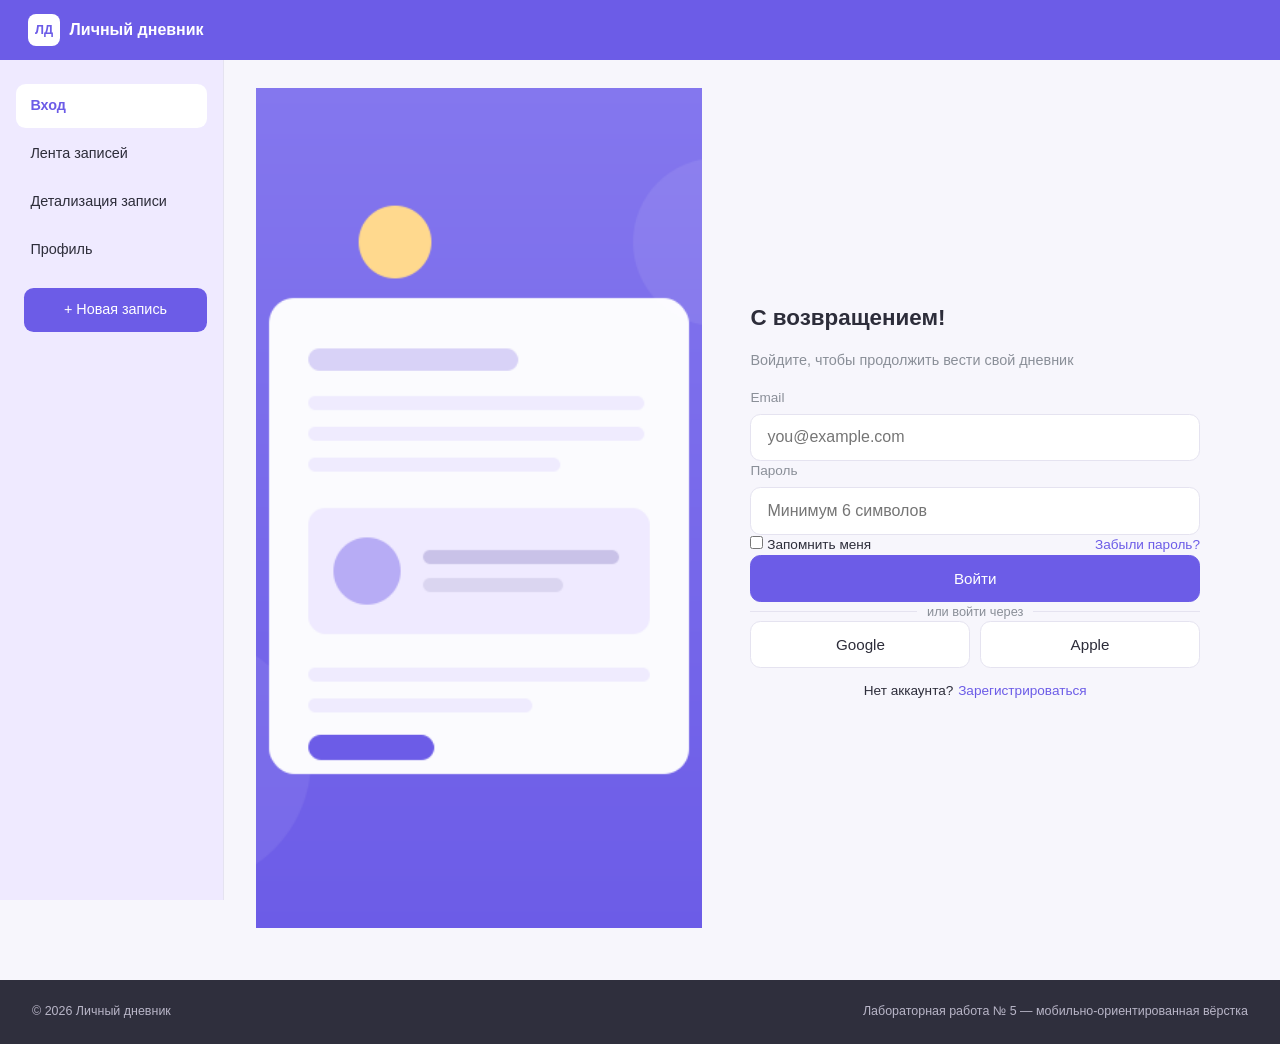
<file: index.html>
<!DOCTYPE html>
<html lang="ru">
<head>
<meta charset="UTF-8">
<meta name="viewport" content="width=device-width, initial-scale=1.0, maximum-scale=1.0, user-scalable=no">
<title>Личный дневник — Вход</title>
<meta name="description" content="Личный дневник — мобильно-ориентированное веб-приложение для ведения записей, отслеживания настроения и просмотра личной статистики.">
<link rel="stylesheet" href="normalize.min.css">
<link rel="stylesheet" href="style.min.css">
</head>
<body>

<header class="site-header">
  <div class="brand">
    <span class="brand__mark">ЛД</span>
    <span>Личный дневник</span>
  </div>
  <button class="burger" type="button" aria-label="Открыть меню" aria-expanded="false">
    <span></span><span></span><span></span>
  </button>
</header>

<div class="layout">

  <nav class="nav" aria-label="Основная навигация">
    <a href="index.html">Вход</a>
    <a href="entries.html">Лента записей</a>
    <a href="entry.html">Детализация записи</a>
    <a href="profile.html">Профиль</a>
    <a href="entries.html" class="nav__cta">+ Новая запись</a>
  </nav>

  <main class="content">
    <section class="auth">

      <div class="auth__hero">
        <img src="hero-auth.png" alt="Иллюстрация: экран личного дневника с записями">
      </div>

      <div class="auth__body">
        <h1>С возвращением!</h1>
        <p class="lead">Войдите, чтобы продолжить вести свой дневник</p>

        <form class="auth-form" novalidate>
          <div class="form-msg" role="status" aria-live="polite"></div>

          <div class="field">
            <label for="email">Email</label>
            <input type="email" id="email" name="email" placeholder="you@example.com" autocomplete="email">
            <small class="error">Введите корректный email-адрес</small>
          </div>

          <div class="field">
            <label for="password">Пароль</label>
            <input type="password" id="password" name="password" placeholder="Минимум 6 символов" autocomplete="current-password">
            <small class="error">Пароль должен быть не короче 6 символов</small>
          </div>

          <div class="form-foot">
            <label><input type="checkbox" name="remember"> Запомнить меня</label>
            <a href="#">Забыли пароль?</a>
          </div>

          <button type="submit" class="btn btn--primary">Войти</button>

          <div class="divider">или войти через</div>

          <div class="social-row">
            <button type="button" class="btn">Google</button>
            <button type="button" class="btn">Apple</button>
          </div>

          <p class="form-foot" style="justify-content:center; gap:.3rem;">
            Нет аккаунта? <a href="#">Зарегистрироваться</a>
          </p>
        </form>
      </div>

    </section>
  </main>
</div>

<footer class="site-footer">
  <span>&copy; 2026 Личный дневник</span>
  <span>Лабораторная работа №&nbsp;5 — мобильно-ориентированная вёрстка</span>
</footer>

<script src="script.min.js"></script>
</body>
</html>
</file>
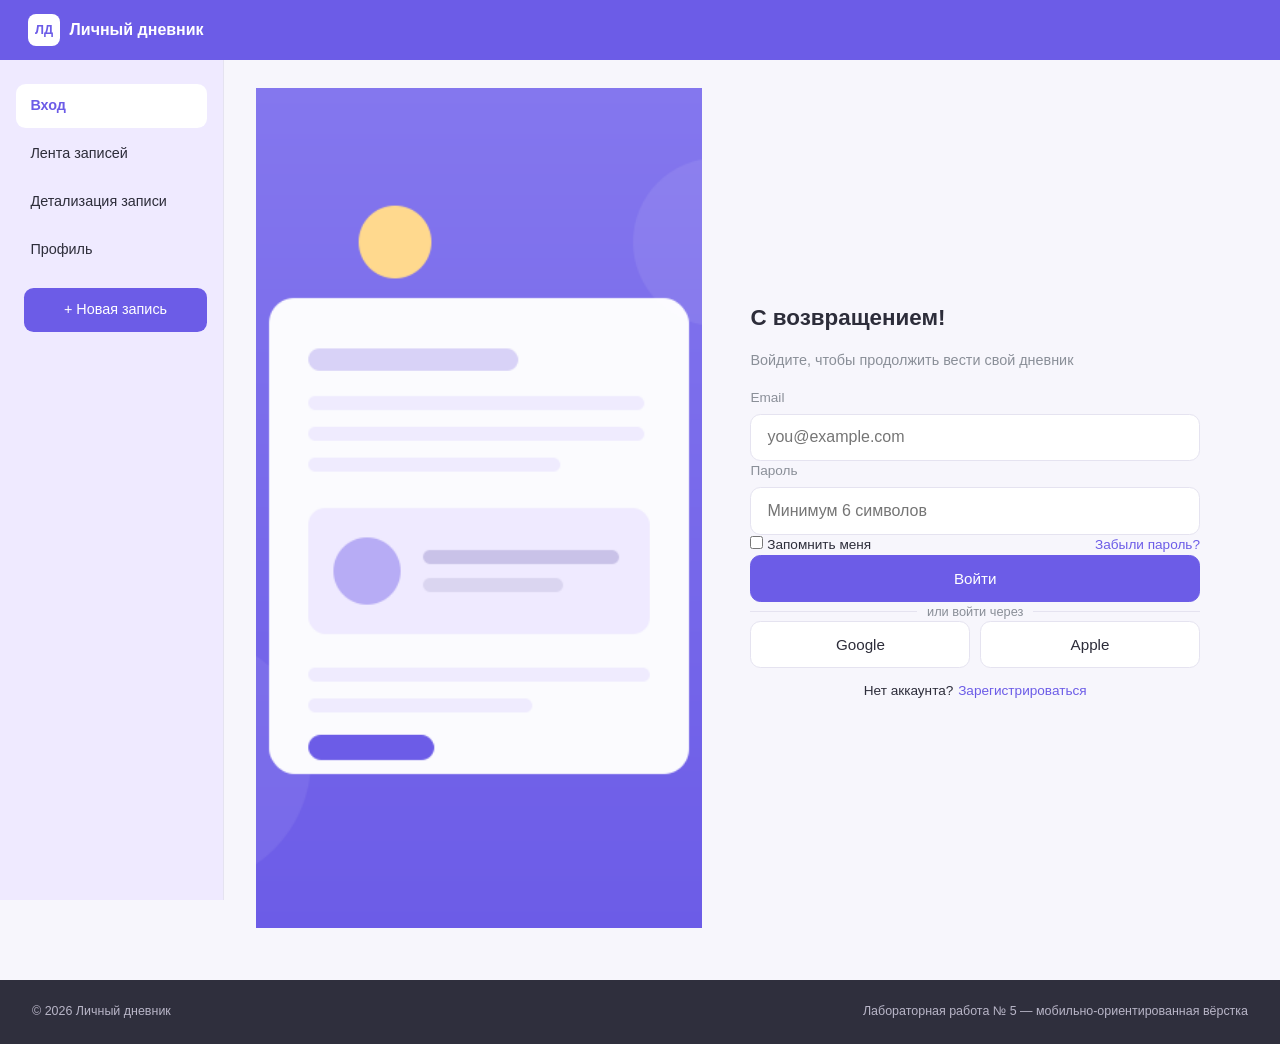
<file: ЛР5_Web/index.html>
<!DOCTYPE html>
<html lang="ru">
<head>
<meta charset="UTF-8">
<meta name="viewport" content="width=device-width, initial-scale=1.0, maximum-scale=1.0, user-scalable=no">
<title>Личный дневник — Вход</title>
<meta name="description" content="Личный дневник — мобильно-ориентированное веб-приложение для ведения записей, отслеживания настроения и просмотра личной статистики.">
<link rel="stylesheet" href="css/normalize.min.css">
<link rel="stylesheet" href="css/style.min.css">
</head>
<body>

<header class="site-header">
  <div class="brand">
    <span class="brand__mark">ЛД</span>
    <span>Личный дневник</span>
  </div>
  <button class="burger" type="button" aria-label="Открыть меню" aria-expanded="false">
    <span></span><span></span><span></span>
  </button>
</header>

<div class="layout">

  <nav class="nav" aria-label="Основная навигация">
    <a href="index.html">Вход</a>
    <a href="entries.html">Лента записей</a>
    <a href="entry.html">Детализация записи</a>
    <a href="profile.html">Профиль</a>
    <a href="entries.html" class="nav__cta">+ Новая запись</a>
  </nav>

  <main class="content">
    <section class="auth">

      <div class="auth__hero">
        <img src="assets/img/hero-auth.png" alt="Иллюстрация: экран личного дневника с записями">
      </div>

      <div class="auth__body">
        <h1>С возвращением!</h1>
        <p class="lead">Войдите, чтобы продолжить вести свой дневник</p>

        <form class="auth-form" novalidate>
          <div class="form-msg" role="status" aria-live="polite"></div>

          <div class="field">
            <label for="email">Email</label>
            <input type="email" id="email" name="email" placeholder="you@example.com" autocomplete="email">
            <small class="error">Введите корректный email-адрес</small>
          </div>

          <div class="field">
            <label for="password">Пароль</label>
            <input type="password" id="password" name="password" placeholder="Минимум 6 символов" autocomplete="current-password">
            <small class="error">Пароль должен быть не короче 6 символов</small>
          </div>

          <div class="form-foot">
            <label><input type="checkbox" name="remember"> Запомнить меня</label>
            <a href="#">Забыли пароль?</a>
          </div>

          <button type="submit" class="btn btn--primary">Войти</button>

          <div class="divider">или войти через</div>

          <div class="social-row">
            <button type="button" class="btn">Google</button>
            <button type="button" class="btn">Apple</button>
          </div>

          <p class="form-foot" style="justify-content:center; gap:.3rem;">
            Нет аккаунта? <a href="#">Зарегистрироваться</a>
          </p>
        </form>
      </div>

    </section>
  </main>
</div>

<footer class="site-footer">
  <span>&copy; 2026 Личный дневник</span>
  <span>Лабораторная работа №&nbsp;5 — мобильно-ориентированная вёрстка</span>
</footer>

<script src="js/script.min.js"></script>
</body>
</html>
</file>
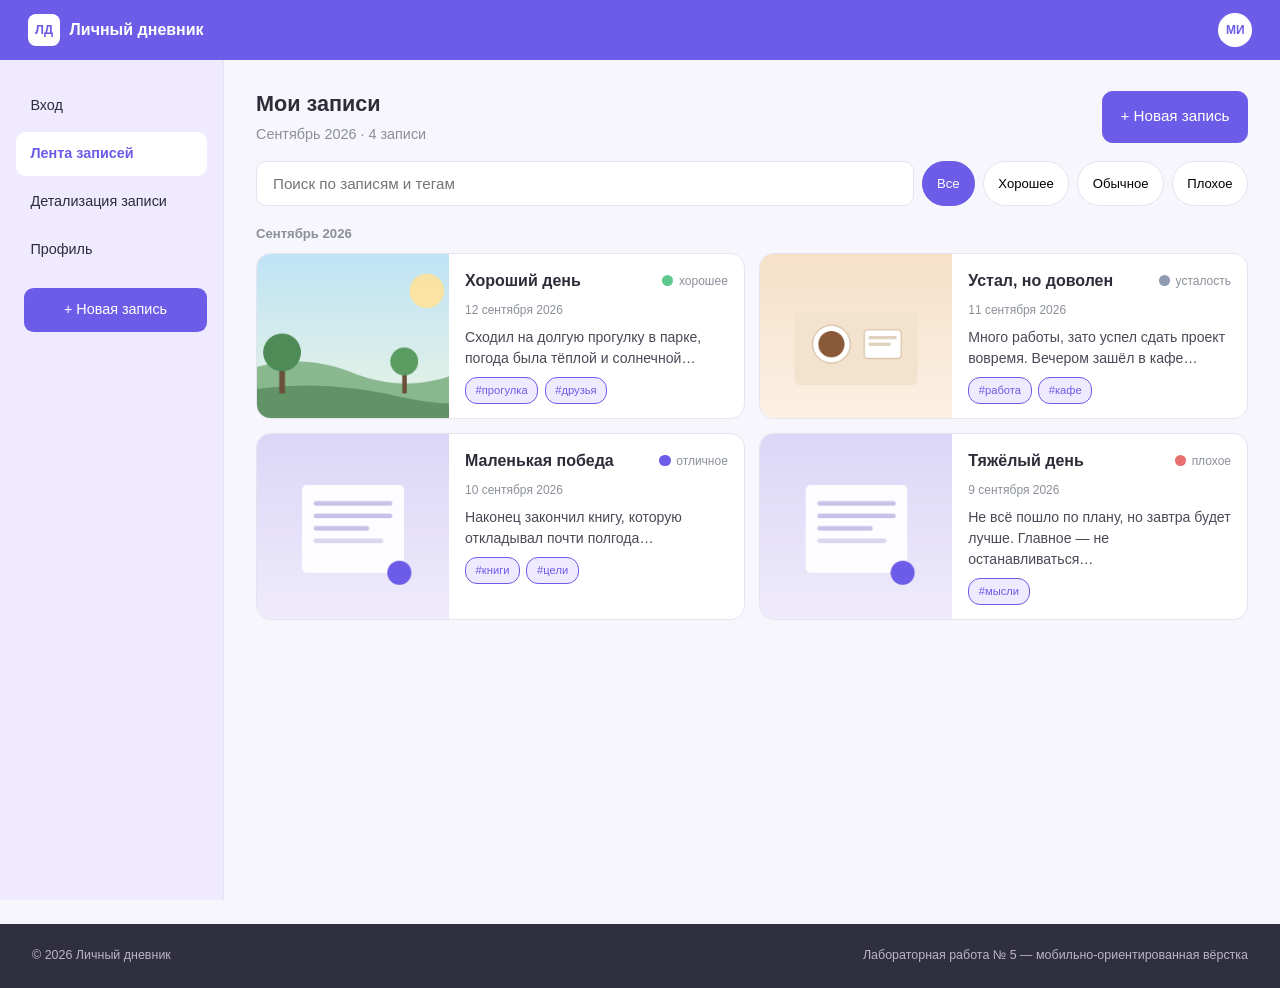
<file: entries.html>
<!DOCTYPE html>
<html lang="ru">
<head>
<meta charset="UTF-8">
<meta name="viewport" content="width=device-width, initial-scale=1.0, maximum-scale=1.0, user-scalable=no">
<title>Личный дневник — Мои записи</title>
<meta name="description" content="Лента записей личного дневника с фильтром по настроению и поиском.">
<link rel="stylesheet" href="normalize.min.css">
<link rel="stylesheet" href="style.min.css">
</head>
<body>

<header class="site-header">
  <div class="brand">
    <span class="brand__mark">ЛД</span>
    <span>Личный дневник</span>
  </div>
  <div class="header__right">
    <div class="avatar">МИ</div>
    <button class="burger" type="button" aria-label="Открыть меню" aria-expanded="false">
      <span></span><span></span><span></span>
    </button>
  </div>
</header>

<div class="layout">

  <nav class="nav" aria-label="Основная навигация">
    <a href="index.html">Вход</a>
    <a href="entries.html" class="active">Лента записей</a>
    <a href="entry.html">Детализация записи</a>
    <a href="profile.html">Профиль</a>
    <a href="entries.html" class="nav__cta">+ Новая запись</a>
  </nav>

  <main class="content">

    <div class="page-head">
      <div>
        <h1>Мои записи</h1>
        <p>Сентябрь 2026 · 4 записи</p>
      </div>
      <a href="entry.html" class="btn btn--primary btn--auto-tablet">+ Новая запись</a>
    </div>

    <section class="filters" aria-label="Фильтры записей">
      <input type="search" placeholder="Поиск по записям и тегам" aria-label="Поиск">
      <button class="chip active" data-mood="all">Все</button>
      <button class="chip" data-mood="good">Хорошее</button>
      <button class="chip" data-mood="tired">Обычное</button>
      <button class="chip" data-mood="bad">Плохое</button>
    </section>

    <p class="month-label">Сентябрь 2026</p>

    <section class="feed" aria-label="Список записей">

      <article class="entry-card" data-mood="good">
        <div class="entry-card__media">
          <img src="entry-park.png" alt="Прогулка в парке">
        </div>
        <div class="entry-card__body">
          <div class="entry-card__head">
            <h2 class="entry-card__title">Хороший день</h2>
            <span class="mood"><span class="dot dot--good"></span>хорошее</span>
          </div>
          <p class="entry-card__date">12 сентября 2026</p>
          <p class="entry-card__text">Сходил на долгую прогулку в парке, погода была тёплой и солнечной…</p>
          <div class="tags"><span class="tag">#прогулка</span><span class="tag">#друзья</span></div>
        </div>
      </article>

      <article class="entry-card" data-mood="tired">
        <div class="entry-card__media">
          <img src="entry-cafe.png" alt="Вечер в кафе">
        </div>
        <div class="entry-card__body">
          <div class="entry-card__head">
            <h2 class="entry-card__title">Устал, но доволен</h2>
            <span class="mood"><span class="dot dot--tired"></span>усталость</span>
          </div>
          <p class="entry-card__date">11 сентября 2026</p>
          <p class="entry-card__text">Много работы, зато успел сдать проект вовремя. Вечером зашёл в кафе…</p>
          <div class="tags"><span class="tag">#работа</span><span class="tag">#кафе</span></div>
        </div>
      </article>

      <article class="entry-card" data-mood="good">
        <div class="entry-card__media">
          <img src="entry-note.png" alt="Запись дневника">
        </div>
        <div class="entry-card__body">
          <div class="entry-card__head">
            <h2 class="entry-card__title">Маленькая победа</h2>
            <span class="mood"><span class="dot dot--great"></span>отличное</span>
          </div>
          <p class="entry-card__date">10 сентября 2026</p>
          <p class="entry-card__text">Наконец закончил книгу, которую откладывал почти полгода…</p>
          <div class="tags"><span class="tag">#книги</span><span class="tag">#цели</span></div>
        </div>
      </article>

      <article class="entry-card" data-mood="bad">
        <div class="entry-card__media">
          <img src="entry-note.png" alt="Запись дневника">
        </div>
        <div class="entry-card__body">
          <div class="entry-card__head">
            <h2 class="entry-card__title">Тяжёлый день</h2>
            <span class="mood"><span class="dot dot--bad"></span>плохое</span>
          </div>
          <p class="entry-card__date">9 сентября 2026</p>
          <p class="entry-card__text">Не всё пошло по плану, но завтра будет лучше. Главное — не останавливаться…</p>
          <div class="tags"><span class="tag">#мысли</span></div>
        </div>
      </article>

    </section>

  </main>
</div>

<footer class="site-footer">
  <span>&copy; 2026 Личный дневник</span>
  <span>Лабораторная работа №&nbsp;5 — мобильно-ориентированная вёрстка</span>
</footer>

<script src="script.min.js"></script>
</body>
</html>
</file>
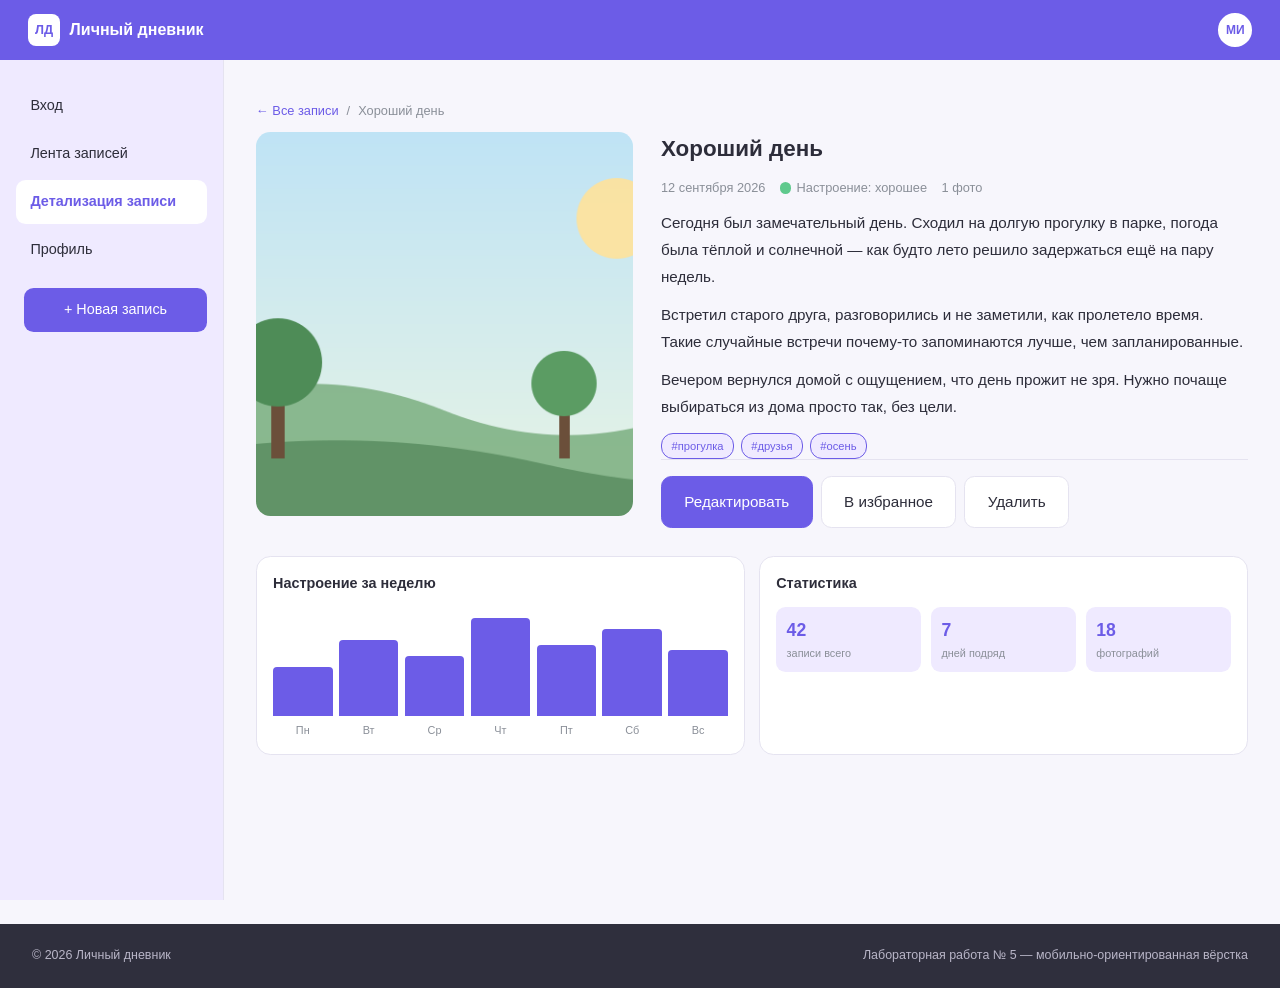
<file: entry.html>
<!DOCTYPE html>
<html lang="ru">
<head>
<meta charset="UTF-8">
<meta name="viewport" content="width=device-width, initial-scale=1.0, maximum-scale=1.0, user-scalable=no">
<title>Личный дневник — Хороший день</title>
<meta name="description" content="Просмотр записи личного дневника с текстом, тегами и статистикой настроения.">
<link rel="stylesheet" href="normalize.min.css">
<link rel="stylesheet" href="style.min.css">
</head>
<body>

<header class="site-header">
  <div class="brand">
    <span class="brand__mark">ЛД</span>
    <span>Личный дневник</span>
  </div>
  <div class="header__right">
    <div class="avatar">МИ</div>
    <button class="burger" type="button" aria-label="Открыть меню" aria-expanded="false">
      <span></span><span></span><span></span>
    </button>
  </div>
</header>

<div class="layout">

  <nav class="nav" aria-label="Основная навигация">
    <a href="index.html">Вход</a>
    <a href="entries.html">Лента записей</a>
    <a href="entry.html" class="active">Детализация записи</a>
    <a href="profile.html">Профиль</a>
    <a href="entries.html" class="nav__cta">+ Новая запись</a>
  </nav>

  <main class="content">

    <p class="crumbs">
      <a href="entries.html">&larr; Все записи</a>
      <span>/</span>
      <span>Хороший день</span>
    </p>

    <article class="entry-view">

      <div class="entry-view__media">
        <img src="entry-park.png" alt="Прогулка в парке">
      </div>

      <div class="entry-view__main">
        <h1>Хороший день</h1>

        <p class="meta">
          <span>12 сентября 2026</span>
          <span class="meta__mood"><span class="dot dot--good"></span>Настроение: хорошее</span>
          <span>1 фото</span>
        </p>

        <div class="entry-text">
          <p>Сегодня был замечательный день. Сходил на долгую прогулку в парке, погода была тёплой и солнечной — как будто лето решило задержаться ещё на пару недель.</p>
          <p>Встретил старого друга, разговорились и не заметили, как пролетело время. Такие случайные встречи почему-то запоминаются лучше, чем запланированные.</p>
          <p>Вечером вернулся домой с ощущением, что день прожит не зря. Нужно почаще выбираться из дома просто так, без цели.</p>
        </div>

        <div class="tags">
          <span class="tag">#прогулка</span>
          <span class="tag">#друзья</span>
          <span class="tag">#осень</span>
        </div>

        <div class="actions">
          <a href="#" class="btn btn--primary">Редактировать</a>
          <a href="#" class="btn">В избранное</a>
          <a href="entries.html" class="btn">Удалить</a>
        </div>
      </div>

    </article>

    <section class="aside" aria-label="Статистика настроения">

      <div class="card">
        <h3>Настроение за неделю</h3>
        <div class="chart">
          <div class="bar" style="height:45%"></div>
          <div class="bar" style="height:70%"></div>
          <div class="bar" style="height:55%"></div>
          <div class="bar" style="height:90%"></div>
          <div class="bar" style="height:65%"></div>
          <div class="bar" style="height:80%"></div>
          <div class="bar" style="height:60%"></div>
        </div>
        <div class="chart__labels">
          <span>Пн</span><span>Вт</span><span>Ср</span><span>Чт</span>
          <span>Пт</span><span>Сб</span><span>Вс</span>
        </div>
      </div>

      <div class="card">
        <h3>Статистика</h3>
        <div class="stats">
          <div class="stat"><b>42</b><span>записи всего</span></div>
          <div class="stat"><b>7</b><span>дней подряд</span></div>
          <div class="stat"><b>18</b><span>фотографий</span></div>
        </div>
      </div>

    </section>

  </main>
</div>

<footer class="site-footer">
  <span>&copy; 2026 Личный дневник</span>
  <span>Лабораторная работа №&nbsp;5 — мобильно-ориентированная вёрстка</span>
</footer>

<script src="script.min.js"></script>
</body>
</html>
</file>
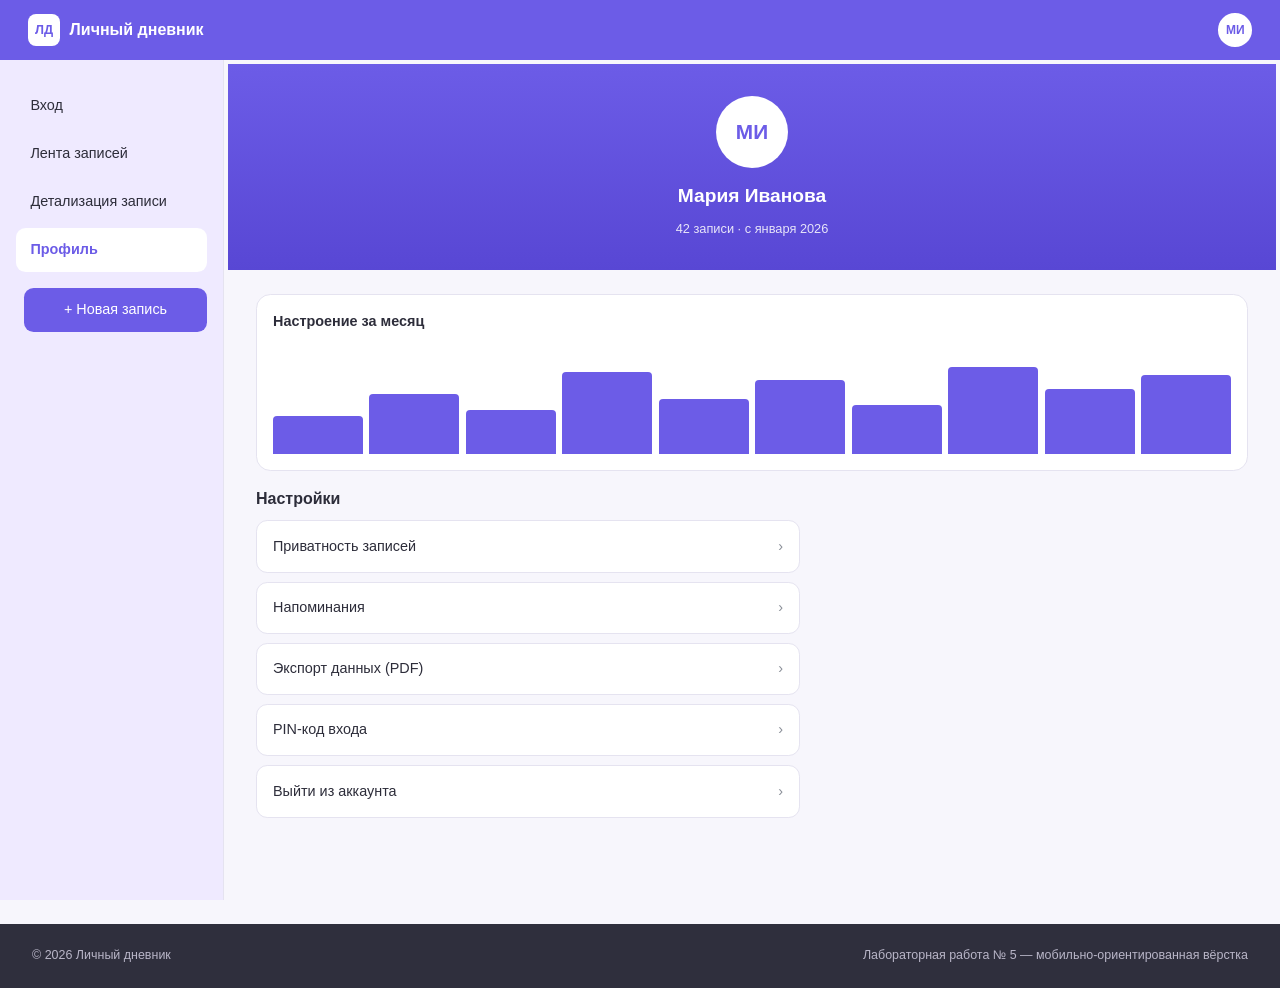
<file: profile.html>
<!DOCTYPE html>
<html lang="ru">
<head>
<meta charset="UTF-8">
<meta name="viewport" content="width=device-width, initial-scale=1.0, maximum-scale=1.0, user-scalable=no">
<title>Личный дневник — Профиль</title>
<meta name="description" content="Профиль пользователя, статистика настроения и настройки приватности личного дневника.">
<link rel="stylesheet" href="normalize.min.css">
<link rel="stylesheet" href="style.min.css">
</head>
<body>

<header class="site-header">
  <div class="brand">
    <span class="brand__mark">ЛД</span>
    <span>Личный дневник</span>
  </div>
  <div class="header__right">
    <div class="avatar">МИ</div>
    <button class="burger" type="button" aria-label="Открыть меню" aria-expanded="false">
      <span></span><span></span><span></span>
    </button>
  </div>
</header>

<div class="layout">

  <nav class="nav" aria-label="Основная навигация">
    <a href="index.html">Вход</a>
    <a href="entries.html">Лента записей</a>
    <a href="entry.html">Детализация записи</a>
    <a href="profile.html" class="active">Профиль</a>
    <a href="entries.html" class="nav__cta">+ Новая запись</a>
  </nav>

  <main class="content">

    <section class="profile-head">
      <div class="avatar">МИ</div>
      <h1>Мария Иванова</h1>
      <p>42 записи · с января 2026</p>
    </section>

    <section class="card" aria-label="Статистика настроения за месяц" style="margin-bottom:1rem;">
      <h3>Настроение за месяц</h3>
      <div class="chart">
        <div class="bar" style="height:35%"></div>
        <div class="bar" style="height:55%"></div>
        <div class="bar" style="height:40%"></div>
        <div class="bar" style="height:75%"></div>
        <div class="bar" style="height:50%"></div>
        <div class="bar" style="height:68%"></div>
        <div class="bar" style="height:45%"></div>
        <div class="bar" style="height:80%"></div>
        <div class="bar" style="height:60%"></div>
        <div class="bar" style="height:72%"></div>
      </div>
    </section>

    <h2 style="font-size:1rem; margin:0 0 .6rem;">Настройки</h2>
    <nav class="settings-list" aria-label="Настройки аккаунта">
      <a class="settings-item" href="#"><span>Приватность записей</span><span class="chev">&rsaquo;</span></a>
      <a class="settings-item" href="#"><span>Напоминания</span><span class="chev">&rsaquo;</span></a>
      <a class="settings-item" href="#"><span>Экспорт данных (PDF)</span><span class="chev">&rsaquo;</span></a>
      <a class="settings-item" href="#"><span>PIN-код входа</span><span class="chev">&rsaquo;</span></a>
      <a class="settings-item" href="index.html"><span>Выйти из аккаунта</span><span class="chev">&rsaquo;</span></a>
    </nav>

  </main>
</div>

<footer class="site-footer">
  <span>&copy; 2026 Личный дневник</span>
  <span>Лабораторная работа №&nbsp;5 — мобильно-ориентированная вёрстка</span>
</footer>

<script src="script.min.js"></script>
</body>
</html>
</file>
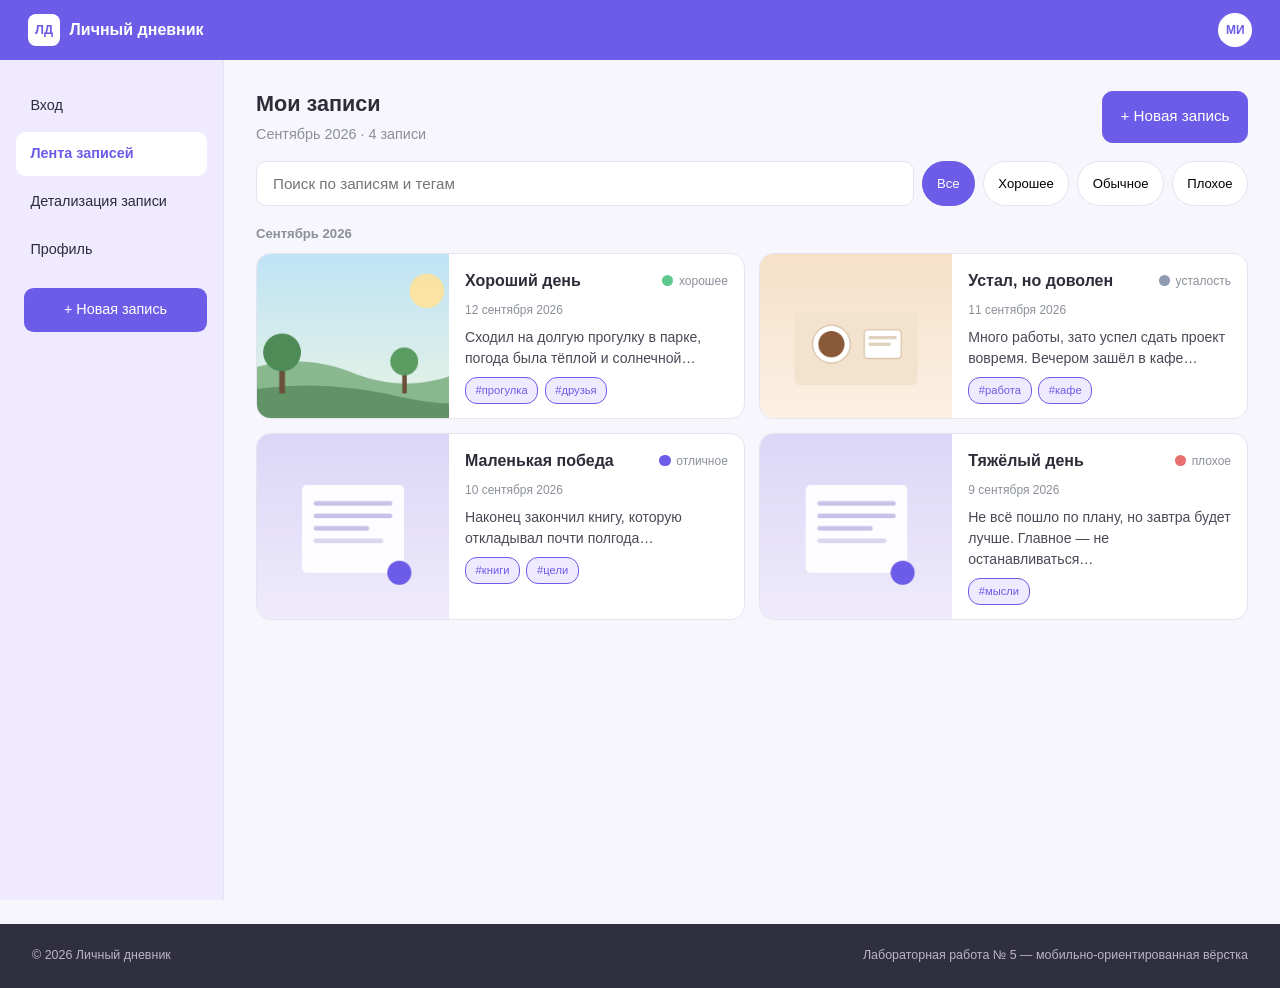
<file: ЛР5_Web/entries.html>
<!DOCTYPE html>
<html lang="ru">
<head>
<meta charset="UTF-8">
<meta name="viewport" content="width=device-width, initial-scale=1.0, maximum-scale=1.0, user-scalable=no">
<title>Личный дневник — Мои записи</title>
<meta name="description" content="Лента записей личного дневника с фильтром по настроению и поиском.">
<link rel="stylesheet" href="css/normalize.min.css">
<link rel="stylesheet" href="css/style.min.css">
</head>
<body>

<header class="site-header">
  <div class="brand">
    <span class="brand__mark">ЛД</span>
    <span>Личный дневник</span>
  </div>
  <div class="header__right">
    <div class="avatar">МИ</div>
    <button class="burger" type="button" aria-label="Открыть меню" aria-expanded="false">
      <span></span><span></span><span></span>
    </button>
  </div>
</header>

<div class="layout">

  <nav class="nav" aria-label="Основная навигация">
    <a href="index.html">Вход</a>
    <a href="entries.html" class="active">Лента записей</a>
    <a href="entry.html">Детализация записи</a>
    <a href="profile.html">Профиль</a>
    <a href="entries.html" class="nav__cta">+ Новая запись</a>
  </nav>

  <main class="content">

    <div class="page-head">
      <div>
        <h1>Мои записи</h1>
        <p>Сентябрь 2026 · 4 записи</p>
      </div>
      <a href="entry.html" class="btn btn--primary btn--auto-tablet">+ Новая запись</a>
    </div>

    <section class="filters" aria-label="Фильтры записей">
      <input type="search" placeholder="Поиск по записям и тегам" aria-label="Поиск">
      <button class="chip active" data-mood="all">Все</button>
      <button class="chip" data-mood="good">Хорошее</button>
      <button class="chip" data-mood="tired">Обычное</button>
      <button class="chip" data-mood="bad">Плохое</button>
    </section>

    <p class="month-label">Сентябрь 2026</p>

    <section class="feed" aria-label="Список записей">

      <article class="entry-card" data-mood="good">
        <div class="entry-card__media">
          <img src="assets/img/entry-park.png" alt="Прогулка в парке">
        </div>
        <div class="entry-card__body">
          <div class="entry-card__head">
            <h2 class="entry-card__title">Хороший день</h2>
            <span class="mood"><span class="dot dot--good"></span>хорошее</span>
          </div>
          <p class="entry-card__date">12 сентября 2026</p>
          <p class="entry-card__text">Сходил на долгую прогулку в парке, погода была тёплой и солнечной…</p>
          <div class="tags"><span class="tag">#прогулка</span><span class="tag">#друзья</span></div>
        </div>
      </article>

      <article class="entry-card" data-mood="tired">
        <div class="entry-card__media">
          <img src="assets/img/entry-cafe.png" alt="Вечер в кафе">
        </div>
        <div class="entry-card__body">
          <div class="entry-card__head">
            <h2 class="entry-card__title">Устал, но доволен</h2>
            <span class="mood"><span class="dot dot--tired"></span>усталость</span>
          </div>
          <p class="entry-card__date">11 сентября 2026</p>
          <p class="entry-card__text">Много работы, зато успел сдать проект вовремя. Вечером зашёл в кафе…</p>
          <div class="tags"><span class="tag">#работа</span><span class="tag">#кафе</span></div>
        </div>
      </article>

      <article class="entry-card" data-mood="good">
        <div class="entry-card__media">
          <img src="assets/img/entry-note.png" alt="Запись дневника">
        </div>
        <div class="entry-card__body">
          <div class="entry-card__head">
            <h2 class="entry-card__title">Маленькая победа</h2>
            <span class="mood"><span class="dot dot--great"></span>отличное</span>
          </div>
          <p class="entry-card__date">10 сентября 2026</p>
          <p class="entry-card__text">Наконец закончил книгу, которую откладывал почти полгода…</p>
          <div class="tags"><span class="tag">#книги</span><span class="tag">#цели</span></div>
        </div>
      </article>

      <article class="entry-card" data-mood="bad">
        <div class="entry-card__media">
          <img src="assets/img/entry-note.png" alt="Запись дневника">
        </div>
        <div class="entry-card__body">
          <div class="entry-card__head">
            <h2 class="entry-card__title">Тяжёлый день</h2>
            <span class="mood"><span class="dot dot--bad"></span>плохое</span>
          </div>
          <p class="entry-card__date">9 сентября 2026</p>
          <p class="entry-card__text">Не всё пошло по плану, но завтра будет лучше. Главное — не останавливаться…</p>
          <div class="tags"><span class="tag">#мысли</span></div>
        </div>
      </article>

    </section>

  </main>
</div>

<footer class="site-footer">
  <span>&copy; 2026 Личный дневник</span>
  <span>Лабораторная работа №&nbsp;5 — мобильно-ориентированная вёрстка</span>
</footer>

<script src="js/script.min.js"></script>
</body>
</html>
</file>
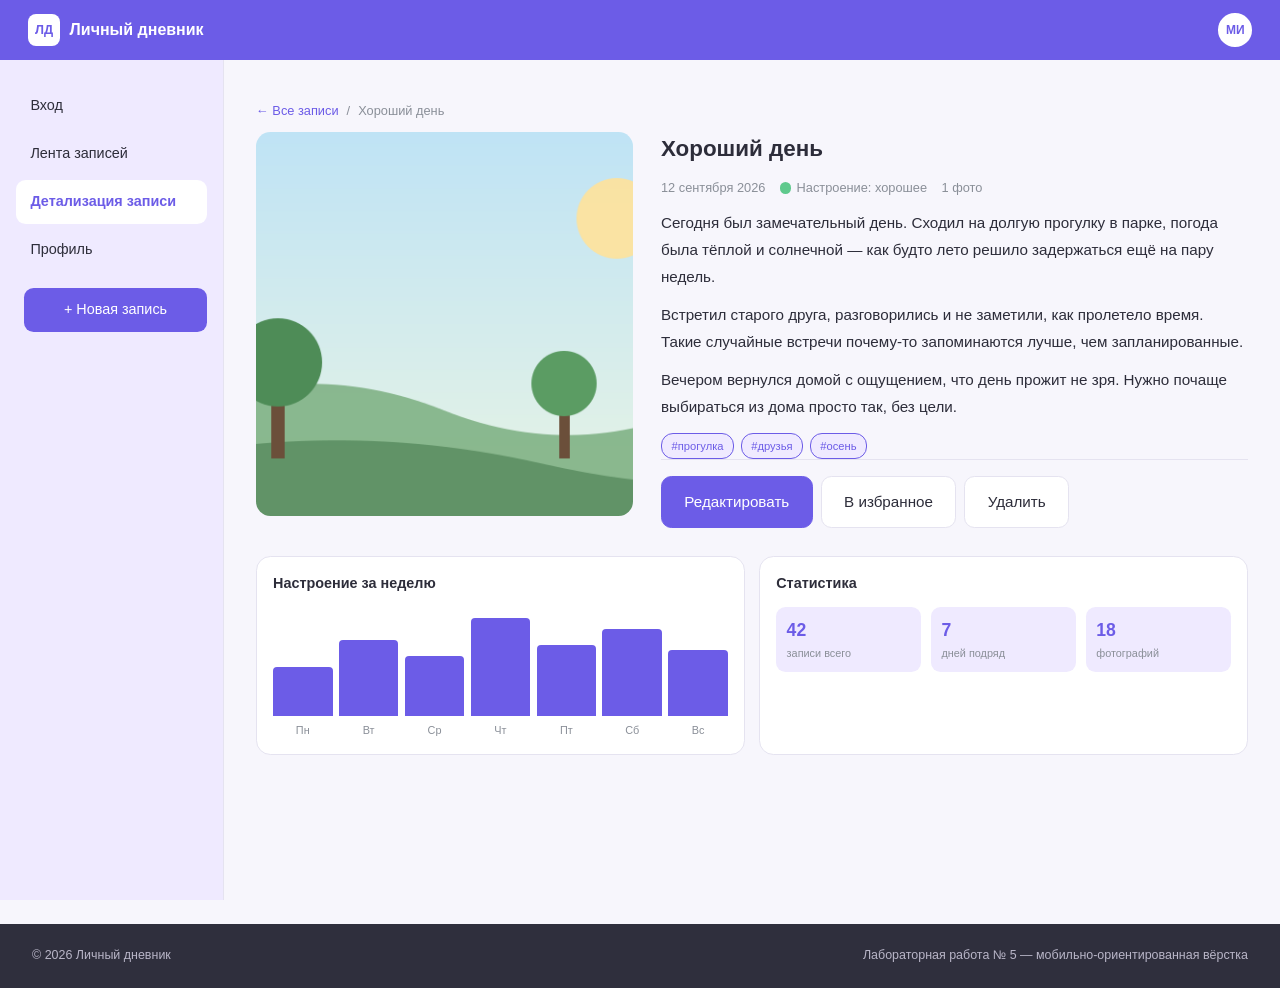
<file: ЛР5_Web/entry.html>
<!DOCTYPE html>
<html lang="ru">
<head>
<meta charset="UTF-8">
<meta name="viewport" content="width=device-width, initial-scale=1.0, maximum-scale=1.0, user-scalable=no">
<title>Личный дневник — Хороший день</title>
<meta name="description" content="Просмотр записи личного дневника с текстом, тегами и статистикой настроения.">
<link rel="stylesheet" href="css/normalize.min.css">
<link rel="stylesheet" href="css/style.min.css">
</head>
<body>

<header class="site-header">
  <div class="brand">
    <span class="brand__mark">ЛД</span>
    <span>Личный дневник</span>
  </div>
  <div class="header__right">
    <div class="avatar">МИ</div>
    <button class="burger" type="button" aria-label="Открыть меню" aria-expanded="false">
      <span></span><span></span><span></span>
    </button>
  </div>
</header>

<div class="layout">

  <nav class="nav" aria-label="Основная навигация">
    <a href="index.html">Вход</a>
    <a href="entries.html">Лента записей</a>
    <a href="entry.html" class="active">Детализация записи</a>
    <a href="profile.html">Профиль</a>
    <a href="entries.html" class="nav__cta">+ Новая запись</a>
  </nav>

  <main class="content">

    <p class="crumbs">
      <a href="entries.html">&larr; Все записи</a>
      <span>/</span>
      <span>Хороший день</span>
    </p>

    <article class="entry-view">

      <div class="entry-view__media">
        <img src="assets/img/entry-park.png" alt="Прогулка в парке">
      </div>

      <div class="entry-view__main">
        <h1>Хороший день</h1>

        <p class="meta">
          <span>12 сентября 2026</span>
          <span class="meta__mood"><span class="dot dot--good"></span>Настроение: хорошее</span>
          <span>1 фото</span>
        </p>

        <div class="entry-text">
          <p>Сегодня был замечательный день. Сходил на долгую прогулку в парке, погода была тёплой и солнечной — как будто лето решило задержаться ещё на пару недель.</p>
          <p>Встретил старого друга, разговорились и не заметили, как пролетело время. Такие случайные встречи почему-то запоминаются лучше, чем запланированные.</p>
          <p>Вечером вернулся домой с ощущением, что день прожит не зря. Нужно почаще выбираться из дома просто так, без цели.</p>
        </div>

        <div class="tags">
          <span class="tag">#прогулка</span>
          <span class="tag">#друзья</span>
          <span class="tag">#осень</span>
        </div>

        <div class="actions">
          <a href="#" class="btn btn--primary">Редактировать</a>
          <a href="#" class="btn">В избранное</a>
          <a href="entries.html" class="btn">Удалить</a>
        </div>
      </div>

    </article>

    <section class="aside" aria-label="Статистика настроения">

      <div class="card">
        <h3>Настроение за неделю</h3>
        <div class="chart">
          <div class="bar" style="height:45%"></div>
          <div class="bar" style="height:70%"></div>
          <div class="bar" style="height:55%"></div>
          <div class="bar" style="height:90%"></div>
          <div class="bar" style="height:65%"></div>
          <div class="bar" style="height:80%"></div>
          <div class="bar" style="height:60%"></div>
        </div>
        <div class="chart__labels">
          <span>Пн</span><span>Вт</span><span>Ср</span><span>Чт</span>
          <span>Пт</span><span>Сб</span><span>Вс</span>
        </div>
      </div>

      <div class="card">
        <h3>Статистика</h3>
        <div class="stats">
          <div class="stat"><b>42</b><span>записи всего</span></div>
          <div class="stat"><b>7</b><span>дней подряд</span></div>
          <div class="stat"><b>18</b><span>фотографий</span></div>
        </div>
      </div>

    </section>

  </main>
</div>

<footer class="site-footer">
  <span>&copy; 2026 Личный дневник</span>
  <span>Лабораторная работа №&nbsp;5 — мобильно-ориентированная вёрстка</span>
</footer>

<script src="js/script.min.js"></script>
</body>
</html>
</file>
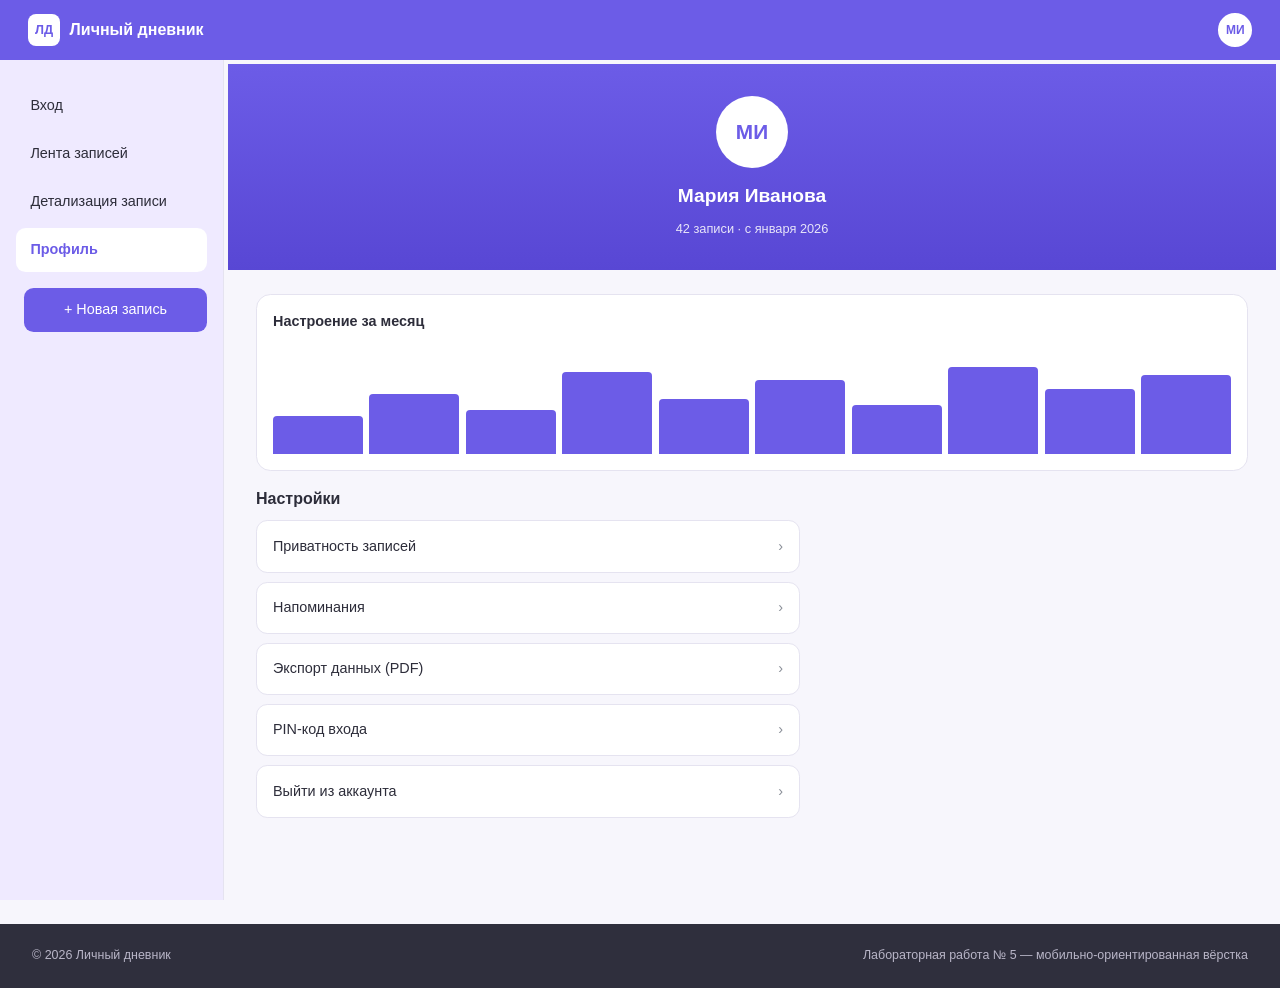
<file: ЛР5_Web/profile.html>
<!DOCTYPE html>
<html lang="ru">
<head>
<meta charset="UTF-8">
<meta name="viewport" content="width=device-width, initial-scale=1.0, maximum-scale=1.0, user-scalable=no">
<title>Личный дневник — Профиль</title>
<meta name="description" content="Профиль пользователя, статистика настроения и настройки приватности личного дневника.">
<link rel="stylesheet" href="css/normalize.min.css">
<link rel="stylesheet" href="css/style.min.css">
</head>
<body>

<header class="site-header">
  <div class="brand">
    <span class="brand__mark">ЛД</span>
    <span>Личный дневник</span>
  </div>
  <div class="header__right">
    <div class="avatar">МИ</div>
    <button class="burger" type="button" aria-label="Открыть меню" aria-expanded="false">
      <span></span><span></span><span></span>
    </button>
  </div>
</header>

<div class="layout">

  <nav class="nav" aria-label="Основная навигация">
    <a href="index.html">Вход</a>
    <a href="entries.html">Лента записей</a>
    <a href="entry.html">Детализация записи</a>
    <a href="profile.html" class="active">Профиль</a>
    <a href="entries.html" class="nav__cta">+ Новая запись</a>
  </nav>

  <main class="content">

    <section class="profile-head">
      <div class="avatar">МИ</div>
      <h1>Мария Иванова</h1>
      <p>42 записи · с января 2026</p>
    </section>

    <section class="card" aria-label="Статистика настроения за месяц" style="margin-bottom:1rem;">
      <h3>Настроение за месяц</h3>
      <div class="chart">
        <div class="bar" style="height:35%"></div>
        <div class="bar" style="height:55%"></div>
        <div class="bar" style="height:40%"></div>
        <div class="bar" style="height:75%"></div>
        <div class="bar" style="height:50%"></div>
        <div class="bar" style="height:68%"></div>
        <div class="bar" style="height:45%"></div>
        <div class="bar" style="height:80%"></div>
        <div class="bar" style="height:60%"></div>
        <div class="bar" style="height:72%"></div>
      </div>
    </section>

    <h2 style="font-size:1rem; margin:0 0 .6rem;">Настройки</h2>
    <nav class="settings-list" aria-label="Настройки аккаунта">
      <a class="settings-item" href="#"><span>Приватность записей</span><span class="chev">&rsaquo;</span></a>
      <a class="settings-item" href="#"><span>Напоминания</span><span class="chev">&rsaquo;</span></a>
      <a class="settings-item" href="#"><span>Экспорт данных (PDF)</span><span class="chev">&rsaquo;</span></a>
      <a class="settings-item" href="#"><span>PIN-код входа</span><span class="chev">&rsaquo;</span></a>
      <a class="settings-item" href="index.html"><span>Выйти из аккаунта</span><span class="chev">&rsaquo;</span></a>
    </nav>

  </main>
</div>

<footer class="site-footer">
  <span>&copy; 2026 Личный дневник</span>
  <span>Лабораторная работа №&nbsp;5 — мобильно-ориентированная вёрстка</span>
</footer>

<script src="js/script.min.js"></script>
</body>
</html>
</file>
<file: style.min.css>
:root{--purple:#6C5CE7;--purple-dark:#5847D4;--purple-light:#EFEAFF;--dark:#2D2D3A;--gray:#8A8F98;--border:#E5E3F0;--bg:#F7F6FC;--white:#FFFFFF;--danger:#E76F6F;--radius:0.9rem;--header-h:3.75rem}html{box-sizing:border-box;font-size:100%}*,::after,::before{box-sizing:inherit}body{margin:0;min-height:100vh;font-family:"Segoe UI",Arial,Helvetica,sans-serif;font-size:1rem;line-height:1.5;color:var(--dark);background:var(--bg)}img{max-width:100%;height:auto;display:block}a{color:inherit;text-decoration:none}ul{list-style:none;margin:0;padding:0}button{font-family:inherit}.visually-hidden{position:absolute;width:1px;height:1px;overflow:hidden;clip:rect(0 0 0 0);white-space:nowrap}body.nav-lock{overflow:hidden}.site-header{position:sticky;top:0;z-index:20;display:flex;align-items:center;justify-content:space-between;gap:.75rem;height:var(--header-h);padding:0 1rem;background:var(--purple);color:var(--white)}.brand{display:flex;align-items:center;gap:.6rem;font-weight:700;font-size:1rem}.brand__mark{width:2rem;height:2rem;flex-shrink:0;border-radius:.5rem;background:var(--white);color:var(--purple);display:flex;align-items:center;justify-content:center;font-size:.8rem}.header__right{display:flex;align-items:center;gap:.6rem}.avatar{width:2.1rem;height:2.1rem;flex-shrink:0;border-radius:50%;background:var(--white);color:var(--purple);display:flex;align-items:center;justify-content:center;font-size:.75rem;font-weight:700}.burger{display:flex;flex-direction:column;justify-content:center;gap:.3rem;width:2.4rem;height:2.2rem;padding:0;border:none;border-radius:.5rem;background:rgba(255,255,255,.16);cursor:pointer}.burger span{display:block;width:1.2rem;height:.15rem;margin:0 auto;background:var(--white);border-radius:.1rem}.nav{position:fixed;inset:var(--header-h) 0 0 0;z-index:15;display:flex;flex-direction:column;gap:.25rem;padding:1rem;background:var(--white);transform:translateX(-100%);transition:transform .25s ease;overflow-y:auto}.nav--open{transform:translateX(0)}.nav a{padding:.85rem 1rem;border-radius:.6rem;color:var(--dark);font-size:1rem}.nav a.active{background:var(--purple-light);color:var(--purple);font-weight:700}.nav a:hover{background:var(--purple-light)}.nav__cta{margin-top:.5rem;text-align:center;background:var(--purple)!important;color:var(--white)!important}.layout{display:flex;flex-direction:column;width:100%}.content{flex:1;width:100%;padding:1rem}.page-head{display:flex;flex-direction:column;gap:.75rem;margin-bottom:1rem}.page-head h1{margin:0;font-size:1.35rem}.page-head p{margin:.2rem 0 0;color:var(--gray);font-size:.9rem}.btn{display:inline-flex;align-items:center;justify-content:center;gap:.4rem;width:100%;padding:.85rem 1.1rem;border:.0625rem solid var(--border);border-radius:.65rem;background:var(--white);color:var(--dark);font-size:.95rem;cursor:pointer}.btn--primary{background:var(--purple);border-color:var(--purple);color:var(--white)}.btn--primary:hover{background:var(--purple-dark)}.btn--ghost{background:0 0}.btn--auto{width:auto}.auth{display:flex;flex-direction:column;min-height:calc(100vh - var(--header-h))}.auth__hero{flex:0 0 auto;height:40vh;background:linear-gradient(180deg,var(--purple),var(--purple-dark));display:flex;align-items:center;justify-content:center;overflow:hidden}.auth__hero img{height:100%;width:100%;object-fit:cover}.auth__body{flex:1;display:flex;flex-direction:column;gap:1rem;padding:1.5rem 1.25rem 2rem}.auth__body h1{margin:0;font-size:1.4rem;text-align:center}.auth__body p.lead{margin:0;text-align:center;color:var(--gray);font-size:.9rem}.field{display:flex;flex-direction:column;gap:.35rem}.field label{font-size:.85rem;color:var(--gray)}.field input{padding:.85rem 1rem;border:.0625rem solid var(--border);border-radius:.65rem;font-size:1rem;font-family:inherit;width:100%}.field input:focus{outline:.125rem solid var(--purple);outline-offset:0.05rem}.field small.error{display:none;color:var(--danger);font-size:.8rem}.field.has-error input{border-color:var(--danger)}.field.has-error small.error{display:block}.form-foot{display:flex;align-items:center;justify-content:space-between;font-size:.85rem}.form-foot a{color:var(--purple)}.divider{display:flex;align-items:center;gap:.6rem;color:var(--gray);font-size:.8rem}.divider::after,.divider::before{content:"";flex:1;height:.0625rem;background:var(--border)}.social-row{display:flex;gap:.6rem}.social-row .btn{flex:1}.form-msg{display:none;padding:.7rem .9rem;border-radius:.6rem;background:var(--purple-light);color:var(--purple-dark);font-size:.85rem;text-align:center}.form-msg.show{display:block}.filters{display:flex;flex-wrap:wrap;gap:.5rem;margin-bottom:1rem}.filters input[type=search]{flex:1 1 100%;padding:.8rem 1rem;border:.0625rem solid var(--border);border-radius:.65rem;font-size:.95rem;font-family:inherit}.chip{padding:.5rem .9rem;border:.0625rem solid var(--border);border-radius:1.4rem;background:var(--white);font-size:.82rem;cursor:pointer}.chip.active{background:var(--purple);border-color:var(--purple);color:var(--white)}.month-label{margin:1.1rem 0 .6rem;font-size:.82rem;color:var(--gray);font-weight:700}.feed{display:flex;flex-direction:column;gap:.9rem}.entry-card{display:flex;flex-direction:column;background:var(--white);border:.0625rem solid var(--border);border-radius:var(--radius);overflow:hidden}.entry-card__media{flex:0 0 auto;height:10rem}.entry-card__media img{width:100%;height:100%;object-fit:cover}.entry-card__body{flex:1;display:flex;flex-direction:column;gap:.5rem;padding:.9rem 1rem}.entry-card__head{display:flex;align-items:center;justify-content:space-between;gap:.6rem}.entry-card__title{margin:0;font-size:1rem}.mood{display:flex;align-items:center;gap:.35rem;flex-shrink:0;font-size:.75rem;color:var(--gray);white-space:nowrap}.dot{width:.7rem;height:.7rem;border-radius:50%;flex-shrink:0}.dot--good{background:#5fc98d}.dot--tired{background:#8e9aaf}.dot--great{background:var(--purple)}.dot--bad{background:var(--danger)}.entry-card__date{margin:0;font-size:.75rem;color:var(--gray)}.entry-card__text{margin:0;font-size:.88rem;color:#4a4a57}.tags{display:flex;flex-wrap:wrap;gap:.4rem}.tag{padding:.25rem .6rem;border:.0625rem solid var(--purple);border-radius:.75rem;background:var(--purple-light);color:var(--purple);font-size:.7rem}.crumbs{display:flex;align-items:center;gap:.5rem;margin-bottom:.75rem;font-size:.8rem;color:var(--gray)}.crumbs a{color:var(--purple)}.entry-view{display:flex;flex-direction:column;gap:1.1rem}.entry-view__media{border-radius:var(--radius);overflow:hidden;background:var(--purple-light)}.entry-view__media img{width:100%;height:13rem;object-fit:cover}.entry-view h1{margin:0;font-size:1.4rem}.meta{display:flex;flex-wrap:wrap;align-items:center;gap:.4rem .9rem;font-size:.8rem;color:var(--gray)}.meta__mood{display:flex;align-items:center;gap:.35rem}.entry-text p{margin:0 0 .75rem;font-size:.95rem;line-height:1.75}.actions{display:flex;flex-direction:column;gap:.5rem;padding-top:1rem;border-top:.0625rem solid var(--border)}.aside{display:flex;flex-direction:column;gap:.9rem}.card{background:var(--white);border:.0625rem solid var(--border);border-radius:var(--radius);padding:1rem}.card h3{margin:0 0 .75rem;font-size:.9rem}.chart{display:flex;align-items:flex-end;justify-content:space-between;gap:.4rem;height:6.8rem}.bar{flex:1;background:var(--purple);border-radius:.25rem .25rem 0 0;min-width:.6rem}.chart__labels{display:flex;justify-content:space-between;gap:.4rem;margin-top:.4rem;font-size:.68rem;color:var(--gray)}.chart__labels span{flex:1;text-align:center}.stats{display:flex;flex-wrap:wrap;gap:.6rem}.stat{flex:1 1 5.5rem;display:flex;flex-direction:column;gap:.1rem;padding:.65rem;border-radius:.6rem;background:var(--purple-light)}.stat b{font-size:1.1rem;color:var(--purple)}.stat span{font-size:.68rem;color:var(--gray)}.profile-head{display:flex;flex-direction:column;align-items:center;gap:.5rem;text-align:center;padding:1.5rem 1rem;margin:-1rem -1rem 1rem;background:linear-gradient(180deg,var(--purple),var(--purple-dark));color:var(--white)}.profile-head .avatar{width:4.5rem;height:4.5rem;font-size:1.3rem;border:.15rem solid rgba(255,255,255,.5)}.profile-head h1{margin:.4rem 0 0;font-size:1.2rem}.profile-head p{margin:0;font-size:.8rem;opacity:.85}.settings-list{display:flex;flex-direction:column;gap:.55rem}.settings-item{display:flex;align-items:center;justify-content:space-between;gap:.6rem;padding:.9rem 1rem;background:var(--white);border:.0625rem solid var(--border);border-radius:.7rem;font-size:.9rem}.settings-item span.chev{color:var(--gray)}.site-footer{display:flex;flex-direction:column;align-items:center;gap:.4rem;padding:1.4rem 1rem;margin-top:1.5rem;background:#2f2f3d;color:#b9b6c8;font-size:.78rem;text-align:center}@media (min-width:48em){.burger{display:none}.nav{position:static;inset:auto;flex-direction:row;align-items:center;gap:.25rem;padding:.6rem 1.75rem;transform:none;background:var(--purple-dark);overflow:visible}.nav a{padding:.6rem .9rem;color:var(--white);font-size:.9rem}.nav a.active{background:rgba(255,255,255,.18);color:var(--white)}.nav a:hover{background:rgba(255,255,255,.12)}.nav__cta{background:var(--white)!important;color:var(--purple)!important;margin-top:0;margin-left:.5rem}.site-header{padding:0 1.75rem}.content{padding:1.5rem 1.75rem}.page-head{flex-direction:row;align-items:center;justify-content:space-between}.btn--auto-tablet{width:auto}.filters input[type=search]{flex:1 1 16rem}.entry-card{flex-direction:row}.entry-card__media{flex:0 0 12rem;height:auto}.entry-view__media img{height:19rem}.actions{flex-direction:row;justify-content:flex-start}.actions .btn{width:auto;padding-left:1.4rem;padding-right:1.4rem}.auth{flex-direction:row}.auth__hero{flex:1 1 45%;height:auto}.auth__body{flex:1 1 55%;justify-content:center;padding:2.5rem 3rem}.auth__body h1,.auth__body p.lead{text-align:left}.profile-head{margin:-1.5rem -1.75rem 1.5rem;padding:2rem 1.75rem}}@media (min-width:64em){.layout{flex-direction:row;max-width:80rem;margin:0 auto;align-items:flex-start}.nav{position:sticky;top:var(--header-h);flex:0 0 14rem;flex-direction:column;align-items:stretch;gap:.25rem;padding:1.5rem 1rem;background:var(--purple-light);min-height:calc(100vh - var(--header-h));border-right:.0625rem solid var(--border)}.nav a{color:var(--dark);padding:.7rem .9rem}.nav a.active{background:var(--white);color:var(--purple)}.nav a:hover{background:rgba(255,255,255,.6)}.nav__cta{background:var(--purple)!important;color:var(--white)!important;margin-top:.75rem}.content{flex:1;padding:1.75rem 2rem}.feed{flex-direction:row;flex-wrap:wrap}.entry-card{flex:1 1 28rem;flex-direction:row}.entry-view{flex-direction:row;align-items:flex-start;gap:1.75rem}.entry-view__media{flex:0 0 38%;position:sticky;top:6rem}.entry-view__media img{height:24rem}.aside{flex-direction:row;flex-wrap:wrap;margin-top:1.75rem}.aside .card{flex:1 1 17rem}.settings-list{max-width:34rem}.site-footer{flex-direction:row;justify-content:space-between;text-align:left;padding:1.4rem 2rem}}
</file>
<file: ЛР5_Web/css/style.min.css>
:root{--purple:#6C5CE7;--purple-dark:#5847D4;--purple-light:#EFEAFF;--dark:#2D2D3A;--gray:#8A8F98;--border:#E5E3F0;--bg:#F7F6FC;--white:#FFFFFF;--danger:#E76F6F;--radius:0.9rem;--header-h:3.75rem}html{box-sizing:border-box;font-size:100%}*,::after,::before{box-sizing:inherit}body{margin:0;min-height:100vh;font-family:"Segoe UI",Arial,Helvetica,sans-serif;font-size:1rem;line-height:1.5;color:var(--dark);background:var(--bg)}img{max-width:100%;height:auto;display:block}a{color:inherit;text-decoration:none}ul{list-style:none;margin:0;padding:0}button{font-family:inherit}.visually-hidden{position:absolute;width:1px;height:1px;overflow:hidden;clip:rect(0 0 0 0);white-space:nowrap}body.nav-lock{overflow:hidden}.site-header{position:sticky;top:0;z-index:20;display:flex;align-items:center;justify-content:space-between;gap:.75rem;height:var(--header-h);padding:0 1rem;background:var(--purple);color:var(--white)}.brand{display:flex;align-items:center;gap:.6rem;font-weight:700;font-size:1rem}.brand__mark{width:2rem;height:2rem;flex-shrink:0;border-radius:.5rem;background:var(--white);color:var(--purple);display:flex;align-items:center;justify-content:center;font-size:.8rem}.header__right{display:flex;align-items:center;gap:.6rem}.avatar{width:2.1rem;height:2.1rem;flex-shrink:0;border-radius:50%;background:var(--white);color:var(--purple);display:flex;align-items:center;justify-content:center;font-size:.75rem;font-weight:700}.burger{display:flex;flex-direction:column;justify-content:center;gap:.3rem;width:2.4rem;height:2.2rem;padding:0;border:none;border-radius:.5rem;background:rgba(255,255,255,.16);cursor:pointer}.burger span{display:block;width:1.2rem;height:.15rem;margin:0 auto;background:var(--white);border-radius:.1rem}.nav{position:fixed;inset:var(--header-h) 0 0 0;z-index:15;display:flex;flex-direction:column;gap:.25rem;padding:1rem;background:var(--white);transform:translateX(-100%);transition:transform .25s ease;overflow-y:auto}.nav--open{transform:translateX(0)}.nav a{padding:.85rem 1rem;border-radius:.6rem;color:var(--dark);font-size:1rem}.nav a.active{background:var(--purple-light);color:var(--purple);font-weight:700}.nav a:hover{background:var(--purple-light)}.nav__cta{margin-top:.5rem;text-align:center;background:var(--purple)!important;color:var(--white)!important}.layout{display:flex;flex-direction:column;width:100%}.content{flex:1;width:100%;padding:1rem}.page-head{display:flex;flex-direction:column;gap:.75rem;margin-bottom:1rem}.page-head h1{margin:0;font-size:1.35rem}.page-head p{margin:.2rem 0 0;color:var(--gray);font-size:.9rem}.btn{display:inline-flex;align-items:center;justify-content:center;gap:.4rem;width:100%;padding:.85rem 1.1rem;border:.0625rem solid var(--border);border-radius:.65rem;background:var(--white);color:var(--dark);font-size:.95rem;cursor:pointer}.btn--primary{background:var(--purple);border-color:var(--purple);color:var(--white)}.btn--primary:hover{background:var(--purple-dark)}.btn--ghost{background:0 0}.btn--auto{width:auto}.auth{display:flex;flex-direction:column;min-height:calc(100vh - var(--header-h))}.auth__hero{flex:0 0 auto;height:40vh;background:linear-gradient(180deg,var(--purple),var(--purple-dark));display:flex;align-items:center;justify-content:center;overflow:hidden}.auth__hero img{height:100%;width:100%;object-fit:cover}.auth__body{flex:1;display:flex;flex-direction:column;gap:1rem;padding:1.5rem 1.25rem 2rem}.auth__body h1{margin:0;font-size:1.4rem;text-align:center}.auth__body p.lead{margin:0;text-align:center;color:var(--gray);font-size:.9rem}.field{display:flex;flex-direction:column;gap:.35rem}.field label{font-size:.85rem;color:var(--gray)}.field input{padding:.85rem 1rem;border:.0625rem solid var(--border);border-radius:.65rem;font-size:1rem;font-family:inherit;width:100%}.field input:focus{outline:.125rem solid var(--purple);outline-offset:0.05rem}.field small.error{display:none;color:var(--danger);font-size:.8rem}.field.has-error input{border-color:var(--danger)}.field.has-error small.error{display:block}.form-foot{display:flex;align-items:center;justify-content:space-between;font-size:.85rem}.form-foot a{color:var(--purple)}.divider{display:flex;align-items:center;gap:.6rem;color:var(--gray);font-size:.8rem}.divider::after,.divider::before{content:"";flex:1;height:.0625rem;background:var(--border)}.social-row{display:flex;gap:.6rem}.social-row .btn{flex:1}.form-msg{display:none;padding:.7rem .9rem;border-radius:.6rem;background:var(--purple-light);color:var(--purple-dark);font-size:.85rem;text-align:center}.form-msg.show{display:block}.filters{display:flex;flex-wrap:wrap;gap:.5rem;margin-bottom:1rem}.filters input[type=search]{flex:1 1 100%;padding:.8rem 1rem;border:.0625rem solid var(--border);border-radius:.65rem;font-size:.95rem;font-family:inherit}.chip{padding:.5rem .9rem;border:.0625rem solid var(--border);border-radius:1.4rem;background:var(--white);font-size:.82rem;cursor:pointer}.chip.active{background:var(--purple);border-color:var(--purple);color:var(--white)}.month-label{margin:1.1rem 0 .6rem;font-size:.82rem;color:var(--gray);font-weight:700}.feed{display:flex;flex-direction:column;gap:.9rem}.entry-card{display:flex;flex-direction:column;background:var(--white);border:.0625rem solid var(--border);border-radius:var(--radius);overflow:hidden}.entry-card__media{flex:0 0 auto;height:10rem}.entry-card__media img{width:100%;height:100%;object-fit:cover}.entry-card__body{flex:1;display:flex;flex-direction:column;gap:.5rem;padding:.9rem 1rem}.entry-card__head{display:flex;align-items:center;justify-content:space-between;gap:.6rem}.entry-card__title{margin:0;font-size:1rem}.mood{display:flex;align-items:center;gap:.35rem;flex-shrink:0;font-size:.75rem;color:var(--gray);white-space:nowrap}.dot{width:.7rem;height:.7rem;border-radius:50%;flex-shrink:0}.dot--good{background:#5fc98d}.dot--tired{background:#8e9aaf}.dot--great{background:var(--purple)}.dot--bad{background:var(--danger)}.entry-card__date{margin:0;font-size:.75rem;color:var(--gray)}.entry-card__text{margin:0;font-size:.88rem;color:#4a4a57}.tags{display:flex;flex-wrap:wrap;gap:.4rem}.tag{padding:.25rem .6rem;border:.0625rem solid var(--purple);border-radius:.75rem;background:var(--purple-light);color:var(--purple);font-size:.7rem}.crumbs{display:flex;align-items:center;gap:.5rem;margin-bottom:.75rem;font-size:.8rem;color:var(--gray)}.crumbs a{color:var(--purple)}.entry-view{display:flex;flex-direction:column;gap:1.1rem}.entry-view__media{border-radius:var(--radius);overflow:hidden;background:var(--purple-light)}.entry-view__media img{width:100%;height:13rem;object-fit:cover}.entry-view h1{margin:0;font-size:1.4rem}.meta{display:flex;flex-wrap:wrap;align-items:center;gap:.4rem .9rem;font-size:.8rem;color:var(--gray)}.meta__mood{display:flex;align-items:center;gap:.35rem}.entry-text p{margin:0 0 .75rem;font-size:.95rem;line-height:1.75}.actions{display:flex;flex-direction:column;gap:.5rem;padding-top:1rem;border-top:.0625rem solid var(--border)}.aside{display:flex;flex-direction:column;gap:.9rem}.card{background:var(--white);border:.0625rem solid var(--border);border-radius:var(--radius);padding:1rem}.card h3{margin:0 0 .75rem;font-size:.9rem}.chart{display:flex;align-items:flex-end;justify-content:space-between;gap:.4rem;height:6.8rem}.bar{flex:1;background:var(--purple);border-radius:.25rem .25rem 0 0;min-width:.6rem}.chart__labels{display:flex;justify-content:space-between;gap:.4rem;margin-top:.4rem;font-size:.68rem;color:var(--gray)}.chart__labels span{flex:1;text-align:center}.stats{display:flex;flex-wrap:wrap;gap:.6rem}.stat{flex:1 1 5.5rem;display:flex;flex-direction:column;gap:.1rem;padding:.65rem;border-radius:.6rem;background:var(--purple-light)}.stat b{font-size:1.1rem;color:var(--purple)}.stat span{font-size:.68rem;color:var(--gray)}.profile-head{display:flex;flex-direction:column;align-items:center;gap:.5rem;text-align:center;padding:1.5rem 1rem;margin:-1rem -1rem 1rem;background:linear-gradient(180deg,var(--purple),var(--purple-dark));color:var(--white)}.profile-head .avatar{width:4.5rem;height:4.5rem;font-size:1.3rem;border:.15rem solid rgba(255,255,255,.5)}.profile-head h1{margin:.4rem 0 0;font-size:1.2rem}.profile-head p{margin:0;font-size:.8rem;opacity:.85}.settings-list{display:flex;flex-direction:column;gap:.55rem}.settings-item{display:flex;align-items:center;justify-content:space-between;gap:.6rem;padding:.9rem 1rem;background:var(--white);border:.0625rem solid var(--border);border-radius:.7rem;font-size:.9rem}.settings-item span.chev{color:var(--gray)}.site-footer{display:flex;flex-direction:column;align-items:center;gap:.4rem;padding:1.4rem 1rem;margin-top:1.5rem;background:#2f2f3d;color:#b9b6c8;font-size:.78rem;text-align:center}@media (min-width:48em){.burger{display:none}.nav{position:static;inset:auto;flex-direction:row;align-items:center;gap:.25rem;padding:.6rem 1.75rem;transform:none;background:var(--purple-dark);overflow:visible}.nav a{padding:.6rem .9rem;color:var(--white);font-size:.9rem}.nav a.active{background:rgba(255,255,255,.18);color:var(--white)}.nav a:hover{background:rgba(255,255,255,.12)}.nav__cta{background:var(--white)!important;color:var(--purple)!important;margin-top:0;margin-left:.5rem}.site-header{padding:0 1.75rem}.content{padding:1.5rem 1.75rem}.page-head{flex-direction:row;align-items:center;justify-content:space-between}.btn--auto-tablet{width:auto}.filters input[type=search]{flex:1 1 16rem}.entry-card{flex-direction:row}.entry-card__media{flex:0 0 12rem;height:auto}.entry-view__media img{height:19rem}.actions{flex-direction:row;justify-content:flex-start}.actions .btn{width:auto;padding-left:1.4rem;padding-right:1.4rem}.auth{flex-direction:row}.auth__hero{flex:1 1 45%;height:auto}.auth__body{flex:1 1 55%;justify-content:center;padding:2.5rem 3rem}.auth__body h1,.auth__body p.lead{text-align:left}.profile-head{margin:-1.5rem -1.75rem 1.5rem;padding:2rem 1.75rem}}@media (min-width:64em){.layout{flex-direction:row;max-width:80rem;margin:0 auto;align-items:flex-start}.nav{position:sticky;top:var(--header-h);flex:0 0 14rem;flex-direction:column;align-items:stretch;gap:.25rem;padding:1.5rem 1rem;background:var(--purple-light);min-height:calc(100vh - var(--header-h));border-right:.0625rem solid var(--border)}.nav a{color:var(--dark);padding:.7rem .9rem}.nav a.active{background:var(--white);color:var(--purple)}.nav a:hover{background:rgba(255,255,255,.6)}.nav__cta{background:var(--purple)!important;color:var(--white)!important;margin-top:.75rem}.content{flex:1;padding:1.75rem 2rem}.feed{flex-direction:row;flex-wrap:wrap}.entry-card{flex:1 1 28rem;flex-direction:row}.entry-view{flex-direction:row;align-items:flex-start;gap:1.75rem}.entry-view__media{flex:0 0 38%;position:sticky;top:6rem}.entry-view__media img{height:24rem}.aside{flex-direction:row;flex-wrap:wrap;margin-top:1.75rem}.aside .card{flex:1 1 17rem}.settings-list{max-width:34rem}.site-footer{flex-direction:row;justify-content:space-between;text-align:left;padding:1.4rem 2rem}}
</file>
